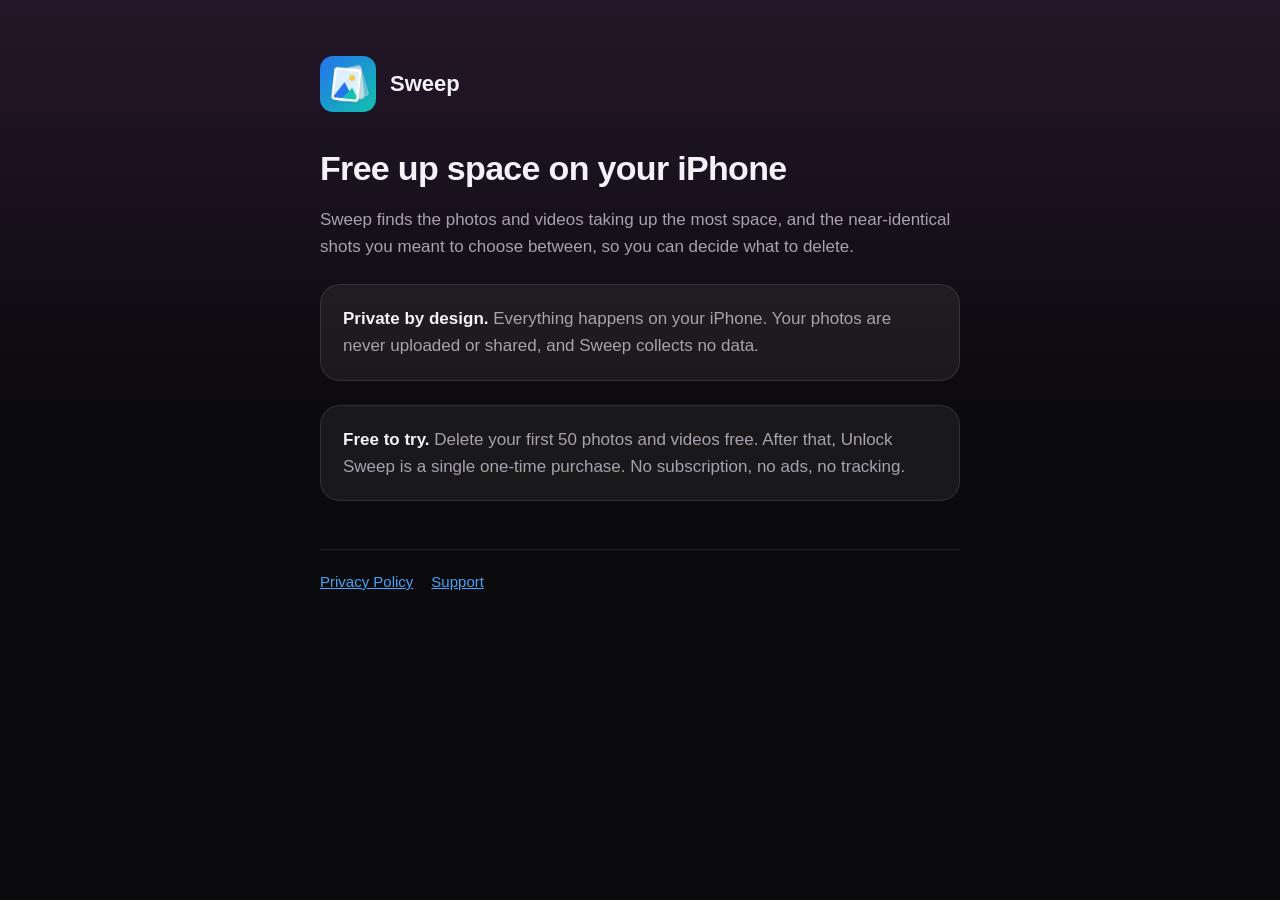
<file: index.html>
<!doctype html>
<html lang="en">
<head>
  <meta charset="utf-8">
  <meta name="viewport" content="width=device-width, initial-scale=1">
  <title>Sweep</title>
  <meta name="description" content="Sweep finds the largest photos and near-identical shots on your iPhone so you can free up space. Everything stays on your iPhone.">
  <link rel="stylesheet" href="style.css">
</head>
<body>
  <main>
    <header><img src="icon.png" alt=""><a href="./">Sweep</a></header>
    <h1>Free up space on your iPhone</h1>
    <p>Sweep finds the photos and videos taking up the most space, and the near-identical shots you meant to choose between, so you can decide what to delete.</p>
    <div class="card">
      <p><strong>Private by design.</strong> Everything happens on your iPhone. Your photos are never uploaded or shared, and Sweep collects no data.</p>
    </div>
    <div class="card">
      <p><strong>Free to try.</strong> Delete your first 50 photos and videos free. After that, Unlock Sweep is a single one-time purchase. No subscription, no ads, no tracking.</p>
    </div>
    <nav><a href="privacy/">Privacy Policy</a><a href="support/">Support</a></nav>
  </main>
</body>
</html>
</file>
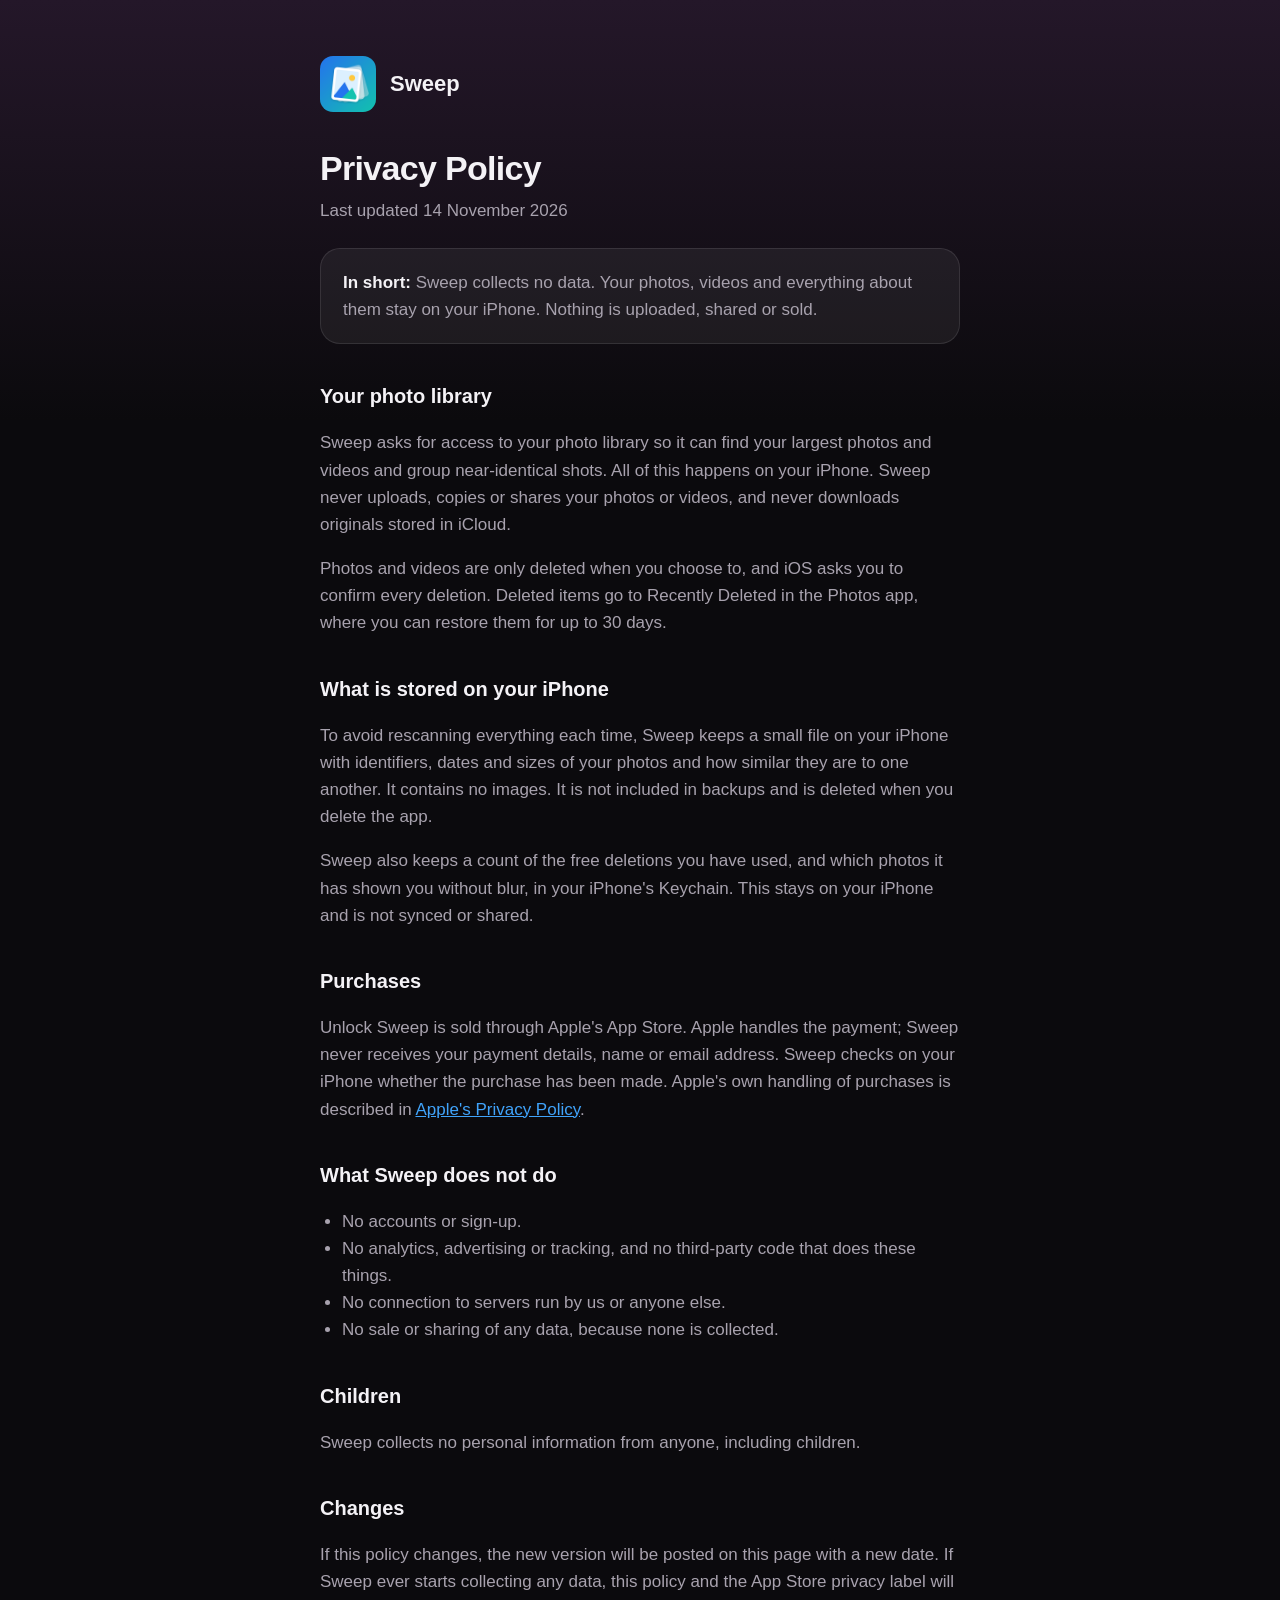
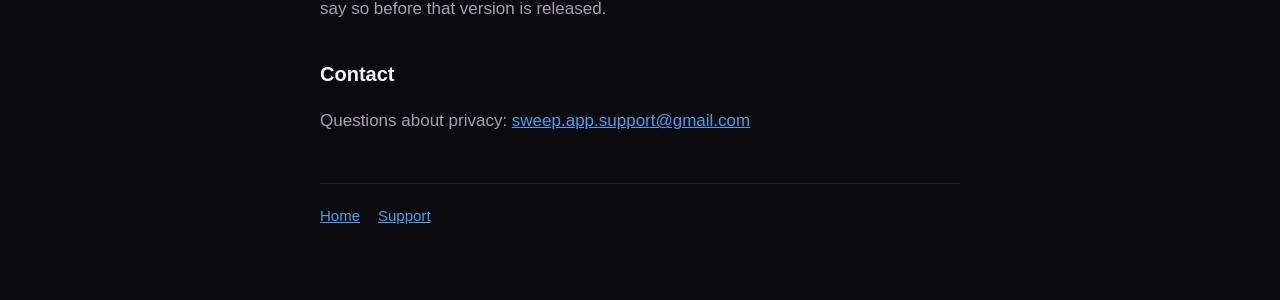
<file: privacy/index.html>
<!doctype html>
<html lang="en">
<head>
  <meta charset="utf-8">
  <meta name="viewport" content="width=device-width, initial-scale=1">
  <title>Sweep Privacy Policy</title>
  <link rel="stylesheet" href="../style.css">
</head>
<body>
  <main>
    <header><img src="../icon.png" alt=""><a href="../">Sweep</a></header>
    <h1>Privacy Policy</h1>
    <p class="updated">Last updated 14 November 2026</p>

    <div class="card">
      <p><strong>In short:</strong> Sweep collects no data. Your photos, videos and everything about them stay on your iPhone. Nothing is uploaded, shared or sold.</p>
    </div>

    <h2>Your photo library</h2>
    <p>Sweep asks for access to your photo library so it can find your largest photos and videos and group near-identical shots. All of this happens on your iPhone. Sweep never uploads, copies or shares your photos or videos, and never downloads originals stored in iCloud.</p>
    <p>Photos and videos are only deleted when you choose to, and iOS asks you to confirm every deletion. Deleted items go to Recently Deleted in the Photos app, where you can restore them for up to 30 days.</p>

    <h2>What is stored on your iPhone</h2>
    <p>To avoid rescanning everything each time, Sweep keeps a small file on your iPhone with identifiers, dates and sizes of your photos and how similar they are to one another. It contains no images. It is not included in backups and is deleted when you delete the app.</p>
    <p>Sweep also keeps a count of the free deletions you have used, and which photos it has shown you without blur, in your iPhone's Keychain. This stays on your iPhone and is not synced or shared.</p>

    <h2>Purchases</h2>
    <p>Unlock Sweep is sold through Apple's App Store. Apple handles the payment; Sweep never receives your payment details, name or email address. Sweep checks on your iPhone whether the purchase has been made. Apple's own handling of purchases is described in <a href="https://www.apple.com/legal/privacy/">Apple's Privacy Policy</a>.</p>

    <h2>What Sweep does not do</h2>
    <ul>
      <li>No accounts or sign-up.</li>
      <li>No analytics, advertising or tracking, and no third-party code that does these things.</li>
      <li>No connection to servers run by us or anyone else.</li>
      <li>No sale or sharing of any data, because none is collected.</li>
    </ul>

    <h2>Children</h2>
    <p>Sweep collects no personal information from anyone, including children.</p>

    <h2>Changes</h2>
    <p>If this policy changes, the new version will be posted on this page with a new date. If Sweep ever starts collecting any data, this policy and the App Store privacy label will say so before that version is released.</p>

    <h2>Contact</h2>
    <p>Questions about privacy: <a href="mailto:sweep.app.support@gmail.com">sweep.app.support@gmail.com</a></p>

    <nav><a href="../">Home</a><a href="../support/">Support</a></nav>
  </main>
</body>
</html>
</file>
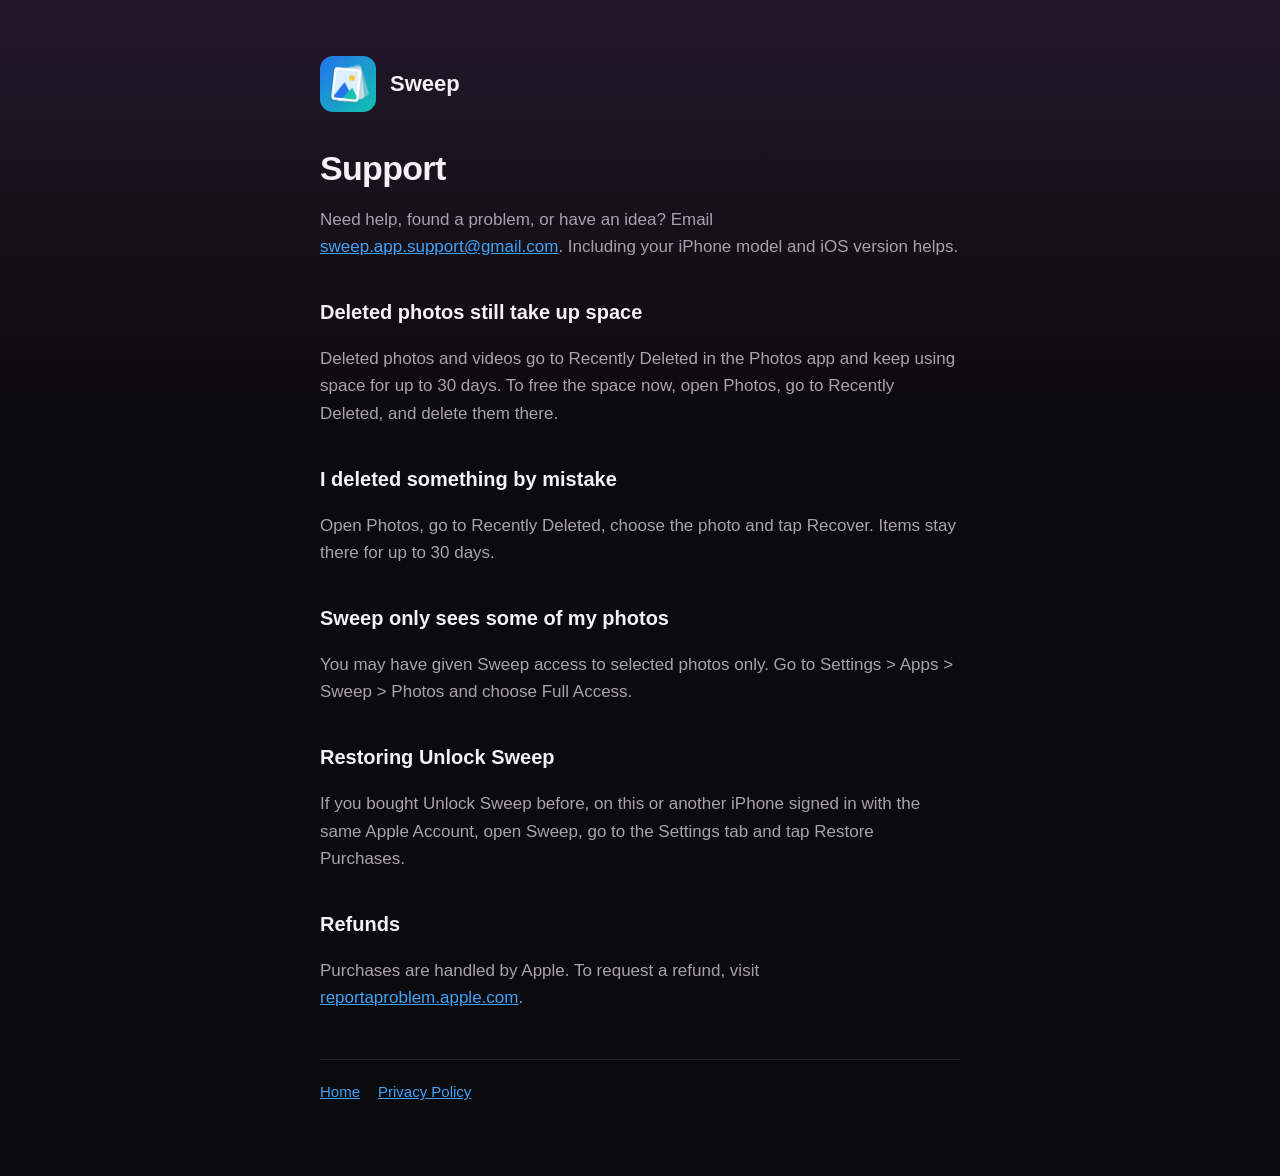
<file: support/index.html>
<!doctype html>
<html lang="en">
<head>
  <meta charset="utf-8">
  <meta name="viewport" content="width=device-width, initial-scale=1">
  <title>Sweep Support</title>
  <link rel="stylesheet" href="../style.css">
</head>
<body>
  <main>
    <header><img src="../icon.png" alt=""><a href="../">Sweep</a></header>
    <h1>Support</h1>
    <p>Need help, found a problem, or have an idea? Email <a href="mailto:sweep.app.support@gmail.com">sweep.app.support@gmail.com</a>. Including your iPhone model and iOS version helps.</p>

    <h2>Deleted photos still take up space</h2>
    <p>Deleted photos and videos go to Recently Deleted in the Photos app and keep using space for up to 30 days. To free the space now, open Photos, go to Recently Deleted, and delete them there.</p>

    <h2>I deleted something by mistake</h2>
    <p>Open Photos, go to Recently Deleted, choose the photo and tap Recover. Items stay there for up to 30 days.</p>

    <h2>Sweep only sees some of my photos</h2>
    <p>You may have given Sweep access to selected photos only. Go to Settings &gt; Apps &gt; Sweep &gt; Photos and choose Full Access.</p>

    <h2>Restoring Unlock Sweep</h2>
    <p>If you bought Unlock Sweep before, on this or another iPhone signed in with the same Apple Account, open Sweep, go to the Settings tab and tap Restore Purchases.</p>

    <h2>Refunds</h2>
    <p>Purchases are handled by Apple. To request a refund, visit <a href="https://reportaproblem.apple.com">reportaproblem.apple.com</a>.</p>

    <nav><a href="../">Home</a><a href="../privacy/">Privacy Policy</a></nav>
  </main>
</body>
</html>
</file>
<file: style.css>
:root {
  --bg: #0b0a0d;
  --plum: #241729;
  --text: #f4f2f6;
  --muted: #a8a2ae;
  --card: rgba(255, 255, 255, 0.06);
  --line: rgba(255, 255, 255, 0.1);
  --accent: #40a3fa;
}
* { box-sizing: border-box; }
body {
  margin: 0;
  min-height: 100vh;
  background: linear-gradient(180deg, var(--plum) 0, var(--bg) 420px) no-repeat, var(--bg);
  color: var(--text);
  font: 17px/1.6 -apple-system, BlinkMacSystemFont, "SF Pro Text", "Segoe UI", Roboto, sans-serif;
  -webkit-font-smoothing: antialiased;
}
main { max-width: 680px; margin: 0 auto; padding: 56px 20px 72px; }
header { display: flex; align-items: center; gap: 14px; margin-bottom: 36px; }
header img { width: 56px; height: 56px; border-radius: 13px; }
header a { color: var(--text); text-decoration: none; font-weight: 700; font-size: 22px; }
h1 { font-size: 34px; line-height: 1.2; margin: 0 0 8px; letter-spacing: -0.02em; }
h2 { font-size: 20px; margin: 36px 0 8px; }
p, li { color: var(--muted); }
strong { color: var(--text); font-weight: 600; }
a { color: var(--accent); }
.updated { margin-top: 0; }
.card { background: var(--card); border: 1px solid var(--line); border-radius: 20px; padding: 20px 22px; margin-top: 24px; }
.card p { margin: 0; }
ul { padding-left: 22px; }
nav { display: flex; gap: 18px; flex-wrap: wrap; margin-top: 48px; padding-top: 20px; border-top: 1px solid var(--line); font-size: 15px; }
</file>
